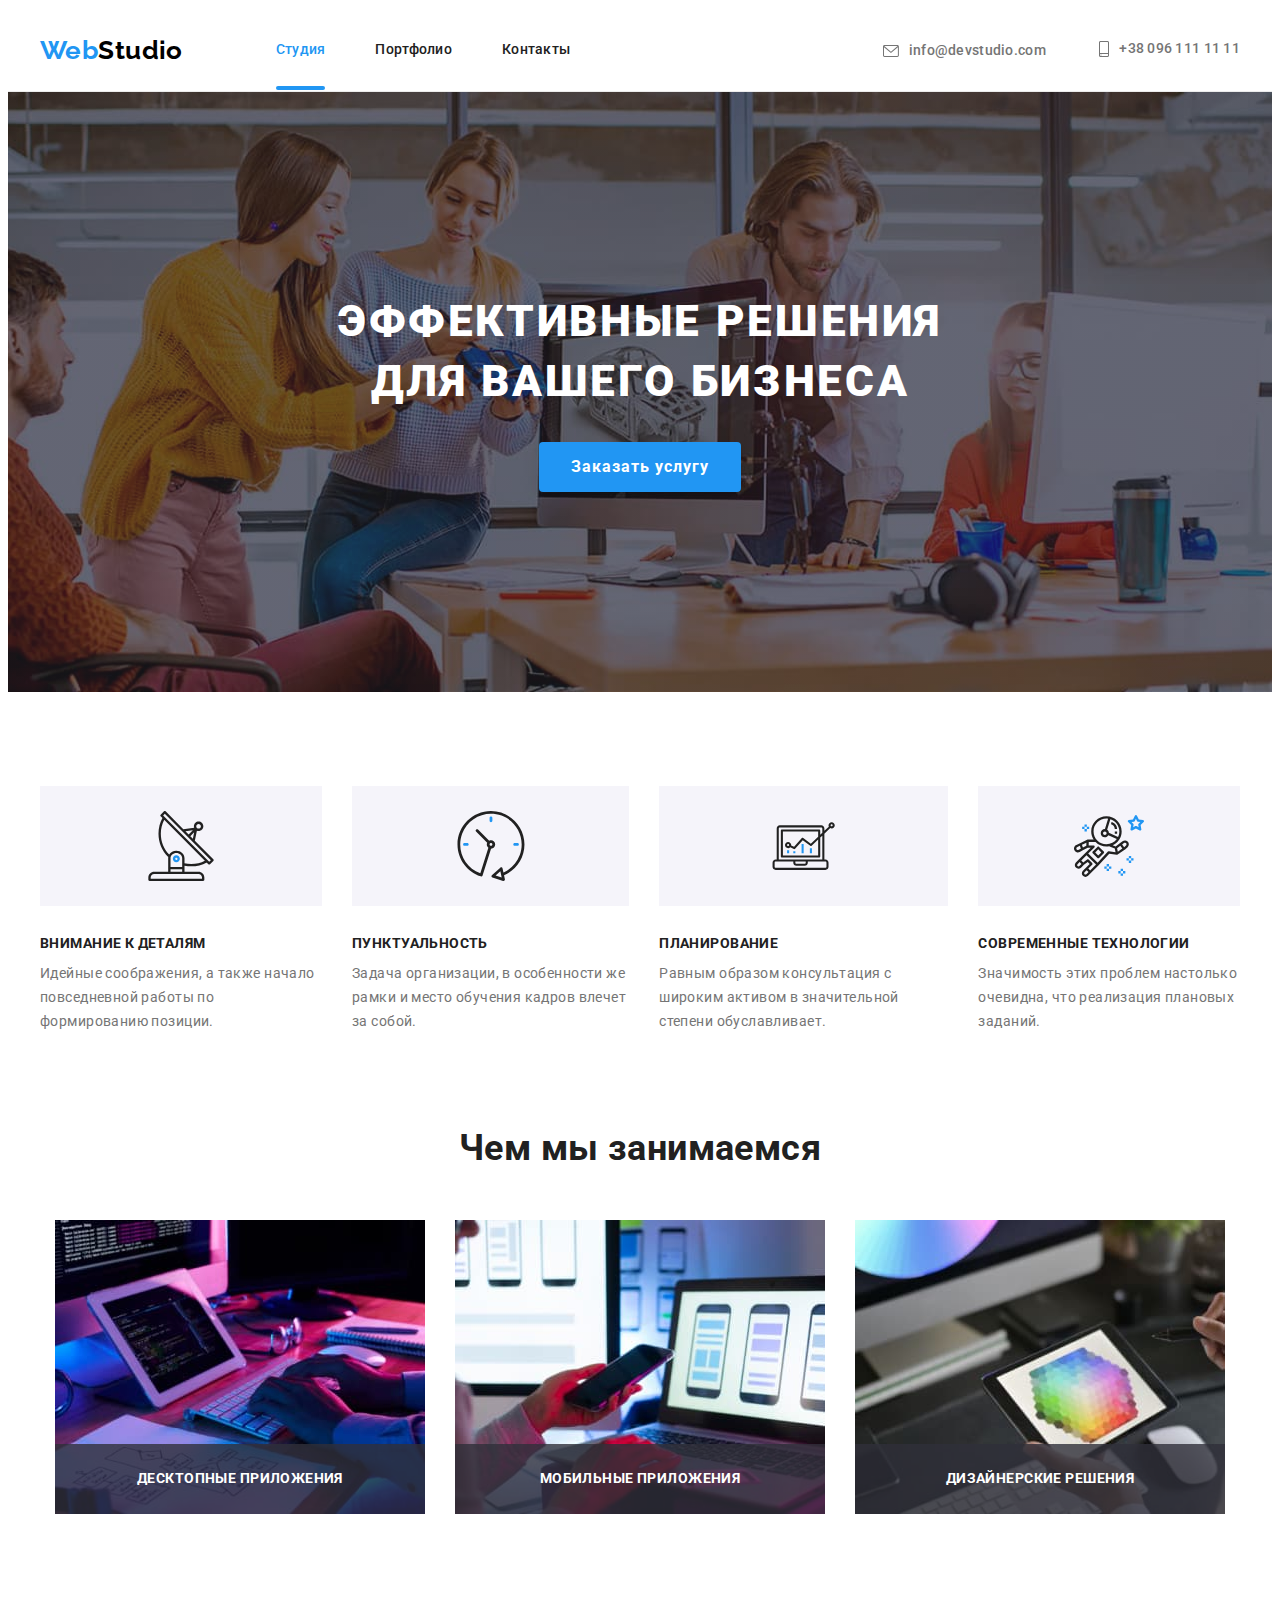
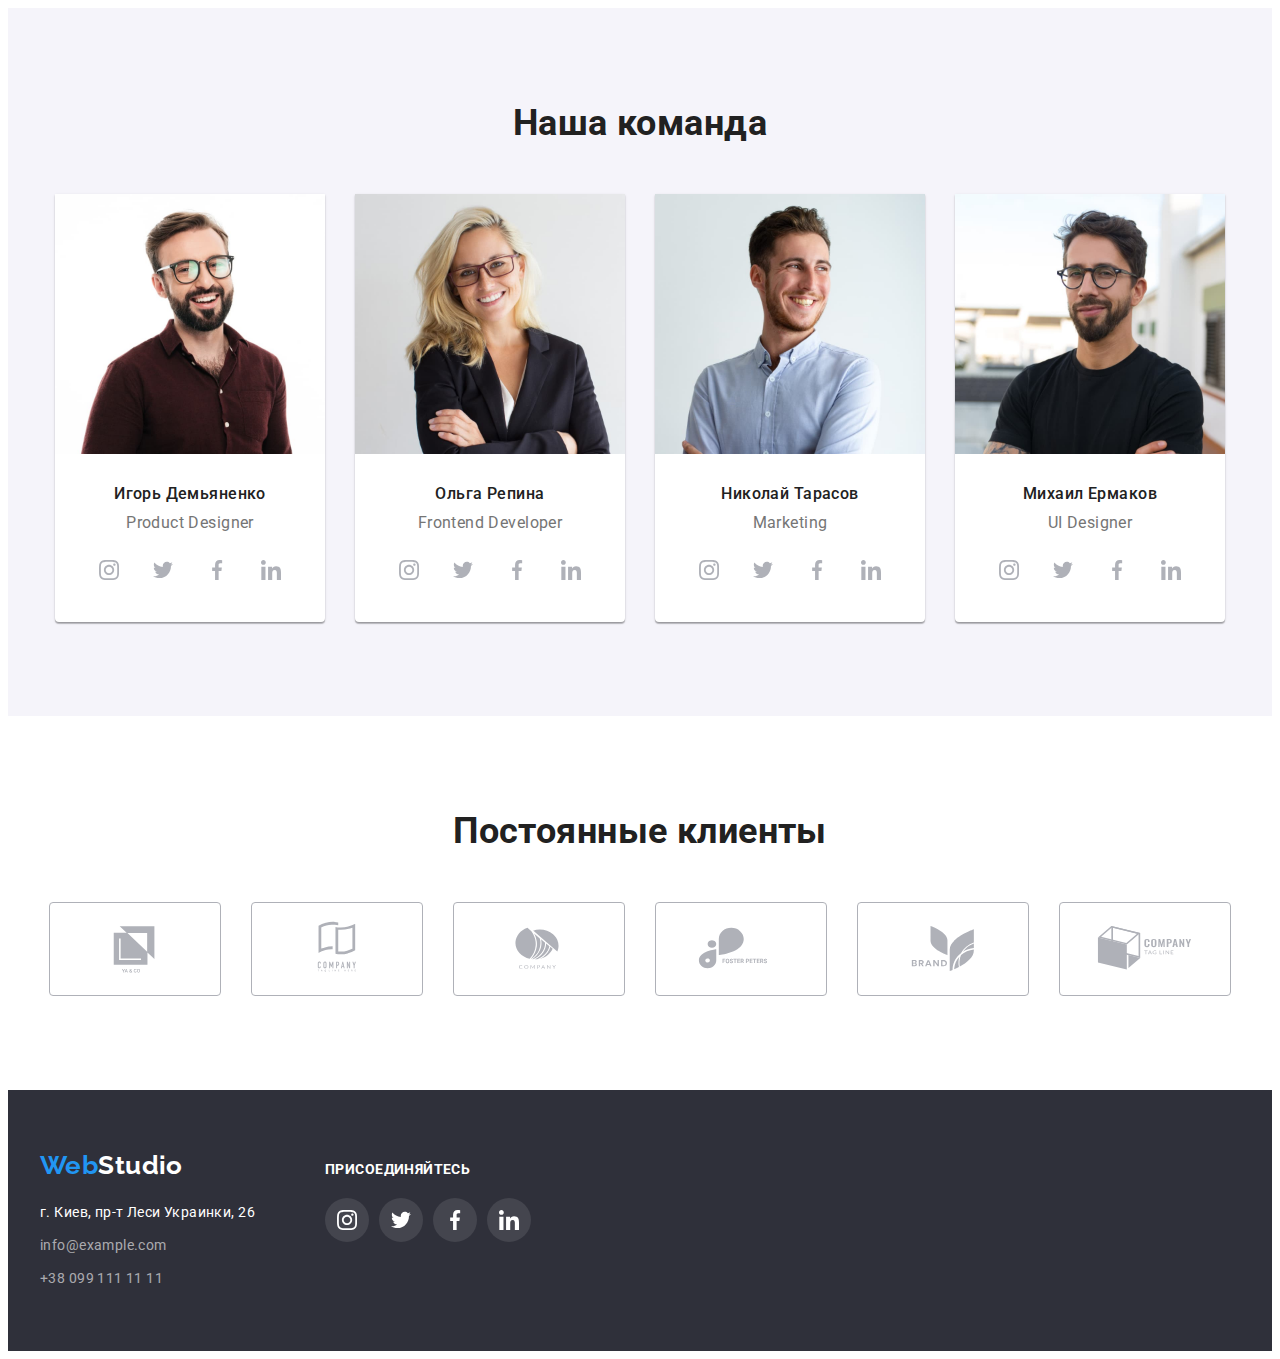
<file: index.html>
<!DOCTYPE html>
<html lang="ru">
  <head>
    <meta charset="UTF-8" />
    <meta http-equiv="X-UA-Compatible" content="IE=edge" />
    <meta name="viewport" content="width=device-width, initial-scale=1.0" />
    <title>WebStudio</title>
    <link rel="preconnect" href="https://fonts.googleapis.com" />
    <link rel="preconnect" href="https://fonts.gstatic.com" crossorigin />
    <link
      href="https://fonts.googleapis.com/css2?family=Raleway:wght@700&family=Roboto:wght@400;500;700;900&display=swap"
      rel="stylesheet"
    />
    <link
      rel="stylesheet"
      href="https://cdnjs.cloudflare.com/ajax/libs/modern-normalize/1.1.0/modern-normalize.min.css"
      integrity="sha512-wpPYUAdjBVSE4KJnH1VR1HeZfpl1ub8YT/NKx4PuQ5NmX2tKuGu6U/JRp5y+Y8XG2tV+wKQpNHVUX03MfMFn9Q=="
      crossorigin="anonymous"
      referrerpolicy="no-referrer"
    />
    <link rel="stylesheet" href="./css/styles.css" />
  </head>
  <body>
    <!-- HEADER -->
    <header class="header">
      <div class="container flex">
        <a href="" class="header-logo"><span class="accent-logo">Web</span>Studio</a>
        <nav class="header-nav">
          <ul class="list flex">
            <li class="header-item">
              <a href="./index.html" class="header-link nav-link current-link">Студия</a>
            </li>
            <li class="header-item">
              <a href="./portfolio.html" class="header-link nav-link">Портфолио</a>
            </li>
            <li class="header-item"><a href="" class="header-link nav-link">Контакты</a></li>
          </ul>
        </nav>
        <div class="contacts">
          <a href="mailto:info@devstudio.com" class="auth-link nav-link"
            ><svg class="icon-header" width="16" height="12">
              <use href="./images/icon.svg#icon-header-mail"></use>
            </svg>
            info@devstudio.com</a
          >
          <a href="tel:+380961111111" class="auth-link nav-link">
            <svg class="icon-header" width="10" height="16">
              <use href="./images/icon.svg#icon-header-smartphone"></use>
            </svg>
            +38 096 111 11 11</a
          >
        </div>
      </div>
    </header>

    <!-- MAIN -->

    <main>
      <!-- HERO -->
      <section class="hero">
        <div class="container">
          <h1 class="hero-title">Эффективные решения для вашего бизнеса</h1>
          <button type="button" class="hero-button btn" data-modal-open>Заказать услугу</button>
        </div>
      </section>

      <!-- FEATURES SECTION -->
      <section class="section features">
        <div class="container">
          <h2 class="visually-hidden">Наши преимущества</h2>
          <ul class="list flex">
            <li class="features-item">
              <div class="features-icon-thumb flex">
                <svg class="features-icon" width="70" height="70">
                  <use href="./images/icon.svg#icon-features-antenna"></use>
                </svg>
              </div>
              <div class="features-item-thumb">
                <h3 class="features-subtitle">Внимание к деталям</h3>
                <p class="features-text">
                  Идейные соображения, а также начало повседневной работы по формированию позиции.
                </p>
              </div>
            </li>
            <li class="features-item">
              <div class="features-icon-thumb flex">
                <svg class="features-icon" width="70" height="70">
                  <use href="./images/icon.svg#icon-features-clock"></use>
                </svg>
              </div>
              <div class="features-item-thumb">
                <h3 class="features-subtitle">Пунктуальность</h3>
                <p class="features-text">
                  Задача организации, в особенности же рамки и место обучения кадров влечет за
                  собой.
                </p>
              </div>
            </li>
            <li class="features-item">
              <div class="features-icon-thumb flex">
                <svg class="features-icon" width="70" height="70">
                  <use href="./images/icon.svg#icon-features-diagram"></use>
                </svg>
              </div>
              <div class="features-item-thumb">
                <h3 class="features-subtitle">Планирование</h3>
                <p class="features-text">
                  Равным образом консультация с широким активом в значительной степени
                  обуславливает.
                </p>
              </div>
            </li>
            <li class="features-item">
              <div class="features-icon-thumb flex">
                <svg class="features-icon" width="70" height="70">
                  <use href="./images/icon.svg#icon-features-astronaut"></use>
                </svg>
              </div>
              <div class="features-item-thumb">
                <h3 class="features-subtitle">Современные технологии</h3>
                <p class="features-text">
                  Значимость этих проблем настолько очевидна, что реализация плановых заданий.
                </p>
              </div>
            </li>
          </ul>
        </div>
      </section>

      <!-- ABOUT SECTION -->
      <section class="about section">
        <div class="container">
          <h2 class="section-title">Чем мы занимаемся</h2>
          <ul class="list flex">
            <li class="about-item">
              <div class="about-img-thumb">
                <img
                  class="about-img"
                  src="./images/about-pc.jpg"
                  alt="Работа с софтом для ПК"
                  width="370"
                />
                <h3 class="about-img-text">Десктопные приложения</h3>
              </div>
            </li>
            <li class="about-item">
              <div class="about-img-thumb">
                <img
                  class="about-img"
                  src="./images/about-phone.jpg"
                  alt="Работа с софтом для телефона"
                  width="370"
                />
                <h3 class="about-img-text">Мобильные приложения</h3>
              </div>
            </li>
            <li class="about-item">
              <div class="about-img-thumb">
                <img
                  class="about-img"
                  src="./images/about-tablet.jpg"
                  alt="Работа с софтом для планшета"
                  width="370"
                />
                <h3 class="about-img-text">Дизайнерские решения</h3>
              </div>
            </li>
          </ul>
        </div>
      </section>

      <!-- TEAM SECTION -->
      <section class="team section">
        <div class="container">
          <h2 class="section-title">Наша команда</h2>
          <ul class="list flex">
            <li class="team-item">
              <img class="team-img" src="./images/worker-1.jpg" alt="Дизайнер" width="270" />
              <div class="team-group-text">
                <h3 class="team-subtitle">Игорь Демьяненко</h3>
                <p lang="en" class="team-text">Product Designer</p>
                <ul class="list flex socials">
                  <li class="socials-item">
                    <a
                      href=""
                      rel="noreferrer noopener nofollow"
                      aria-label="instagram"
                      class="social-link flex"
                      ><svg class="social-icon" width="20" height="20">
                        <use href="./images/icon.svg#icon-socials-instagram"></use>
                      </svg>
                    </a>
                  </li>
                  <li class="socials-item">
                    <a
                      href=""
                      rel="noreferrer noopener nofollow"
                      aria-label="twitter"
                      class="social-link flex"
                      ><svg class="social-icon" width="20" height="20">
                        <use href="./images/icon.svg#icon-socials-twitter"></use>
                      </svg>
                    </a>
                  </li>
                  <li class="socials-item">
                    <a
                      href=""
                      rel="noreferrer noopener nofollow"
                      aria-label="facebook"
                      class="social-link flex"
                      ><svg class="social-icon" width="20" height="20">
                        <use href="./images/icon.svg#icon-socials-facebook"></use>
                      </svg>
                    </a>
                  </li>
                  <li class="socials-item">
                    <a
                      href=""
                      rel="noreferrer noopener nofollow"
                      aria-label="linkedin"
                      class="social-link flex"
                      ><svg class="social-icon" width="20" height="20">
                        <use href="./images/icon.svg#icon-socials-linkedin"></use>
                      </svg>
                    </a>
                  </li>
                </ul>
              </div>
            </li>
            <li class="team-item">
              <img class="team-img" src="./images/worker-2.jpg" alt="Разработчик" width="270" />
              <div class="team-group-text">
                <h3 class="team-subtitle">Ольга Репина</h3>
                <p lang="en" class="team-text">Frontend Developer</p>
                <ul class="list flex socials">
                  <li class="socials-item">
                    <a
                      href=""
                      rel="noreferrer noopener nofollow"
                      aria-label="instagram"
                      class="social-link flex"
                      ><svg class="social-icon" width="20" height="20">
                        <use href="./images/icon.svg#icon-socials-instagram"></use>
                      </svg>
                    </a>
                  </li>
                  <li class="socials-item">
                    <a
                      href=""
                      rel="noreferrer noopener nofollow"
                      aria-label="twitter"
                      class="social-link flex"
                      ><svg class="social-icon" width="20" height="20">
                        <use href="./images/icon.svg#icon-socials-twitter"></use>
                      </svg>
                    </a>
                  </li>
                  <li class="socials-item">
                    <a
                      href=""
                      rel="noreferrer noopener nofollow"
                      aria-label="facebook"
                      class="social-link flex"
                      ><svg class="social-icon" width="20" height="20">
                        <use href="./images/icon.svg#icon-socials-facebook"></use>
                      </svg>
                    </a>
                  </li>
                  <li class="socials-item">
                    <a
                      href=""
                      rel="noreferrer noopener nofollow"
                      aria-label="linkedin"
                      class="social-link flex"
                      ><svg class="social-icon" width="20" height="20">
                        <use href="./images/icon.svg#icon-socials-linkedin"></use>
                      </svg>
                    </a>
                  </li>
                </ul>
              </div>
            </li>
            <li class="team-item">
              <img class="team-img" src="./images/worker-3.jpg" alt="Маркетолог" width="270" />
              <div class="team-group-text">
                <h3 class="team-subtitle">Николай Тарасов</h3>
                <p lang="en" class="team-text">Marketing</p>
                <ul class="list flex socials">
                  <li class="socials-item">
                    <a
                      href=""
                      rel="noreferrer noopener nofollow"
                      aria-label="instagram"
                      class="social-link flex"
                      ><svg class="social-icon" width="20" height="20">
                        <use href="./images/icon.svg#icon-socials-instagram"></use>
                      </svg>
                    </a>
                  </li>
                  <li class="socials-item">
                    <a
                      href=""
                      rel="noreferrer noopener nofollow"
                      aria-label="twitter"
                      class="social-link flex"
                      ><svg class="social-icon" width="20" height="20">
                        <use href="./images/icon.svg#icon-socials-twitter"></use>
                      </svg>
                    </a>
                  </li>
                  <li class="socials-item">
                    <a
                      href=""
                      rel="noreferrer noopener nofollow"
                      aria-label="facebook"
                      class="social-link flex"
                      ><svg class="social-icon" width="20" height="20">
                        <use href="./images/icon.svg#icon-socials-facebook"></use>
                      </svg>
                    </a>
                  </li>
                  <li class="socials-item">
                    <a
                      href=""
                      rel="noreferrer noopener nofollow"
                      aria-label="linkedin"
                      class="social-link flex"
                      ><svg class="social-icon" width="20" height="20">
                        <use href="./images/icon.svg#icon-socials-linkedin"></use>
                      </svg>
                    </a>
                  </li>
                </ul>
              </div>
            </li>
            <li class="team-item">
              <img class="team-img" src="./images/worker-4.jpg" alt="Дизайнер" width="270" />
              <div class="team-group-text">
                <h3 class="team-subtitle">Михаил Ермаков</h3>
                <p lang="en" class="team-text">UI Designer</p>
                <ul class="list flex socials">
                  <li class="socials-item">
                    <a
                      href=""
                      rel="noreferrer noopener nofollow"
                      aria-label="instagram"
                      class="social-link flex"
                      ><svg class="social-icon" width="20" height="20">
                        <use href="./images/icon.svg#icon-socials-instagram"></use>
                      </svg>
                    </a>
                  </li>
                  <li class="socials-item">
                    <a
                      href=""
                      rel="noreferrer noopener nofollow"
                      aria-label="twitter"
                      class="social-link flex"
                      ><svg class="social-icon" width="20" height="20">
                        <use href="./images/icon.svg#icon-socials-twitter"></use>
                      </svg>
                    </a>
                  </li>
                  <li class="socials-item">
                    <a
                      href=""
                      rel="noreferrer noopener nofollow"
                      aria-label="facebook"
                      class="social-link flex"
                      ><svg class="social-icon" width="20" height="20">
                        <use href="./images/icon.svg#icon-socials-facebook"></use>
                      </svg>
                    </a>
                  </li>
                  <li class="socials-item">
                    <a
                      href=""
                      rel="noreferrer noopener nofollow"
                      aria-label="linkedin"
                      class="social-link flex"
                      ><svg class="social-icon" width="20" height="20">
                        <use href="./images/icon.svg#icon-socials-linkedin"></use>
                      </svg>
                    </a>
                  </li>
                </ul>
              </div>
            </li>
          </ul>
        </div>
      </section>
    </main>

    <!-- CLIENTS -->
    <section class="clients section">
      <div class="container">
        <h2 class="section-title">Постоянные клиенты</h2>
        <ul class="list flex">
          <li class="clients-item">
            <a class="clients-link flex" rel="noopener noreferrer nofollow" href="">
              <svg class="clients-icon" width="106" height="60">
                <use href="./images/icon.svg#icon-clients-first"></use>
              </svg>
            </a>
          </li>
          <li class="clients-item">
            <a class="clients-link flex" rel="noopener noreferrer nofollow" href="">
              <svg class="clients-icon" width="106" height="60">
                <use href="./images/icon.svg#icon-clients-second"></use>
              </svg>
            </a>
          </li>
          <li class="clients-item">
            <a class="clients-link flex" rel="noopener noreferrer nofollow" href="">
              <svg class="clients-icon" width="106" height="60">
                <use href="./images/icon.svg#icon-clients-third"></use>
              </svg>
            </a>
          </li>
          <li class="clients-item">
            <a class="clients-link flex" rel="noopener noreferrer nofollow" href="">
              <svg class="clients-icon" width="106" height="60">
                <use href="./images/icon.svg#icon-clients-fourth"></use>
              </svg>
            </a>
          </li>
          <li class="clients-item">
            <a class="clients-link flex" rel="noopener noreferrer nofollow" href="">
              <svg class="clients-icon" width="106" height="60">
                <use href="./images/icon.svg#icon-clients-fifth"></use>
              </svg>
            </a>
          </li>
          <li class="clients-item">
            <a class="clients-link flex" rel="noopener noreferrer nofollow" href="">
              <svg class="clients-icon" width="106" height="60">
                <use href="./images/icon.svg#icon-clients-sixth"></use>
              </svg>
            </a>
          </li>
        </ul>
      </div>
    </section>

    <!-- FOOTER -->
    <footer class="footer">
      <div class="container">
        <div class="footer-item">
          <a href="" class="header-logo"><span class="accent-logo">Web</span>Studio</a>
          <address class="adress">г. Киев, пр-т Леси Украинки, 26</address>
          <a href="mailto:info@example.com" class="footer-link">info@example.com</a>
          <a href="tel:+380991111111" class="footer-link">+38 099 111 11 11</a>
        </div>
        <div class="footer-item">
          <b class="footer-invitation">присоединяйтесь</b>
          <ul class="list flex">
            <li class="footer-socials-item">
              <a
                href=""
                class="footer-socials flex"
                aria-label="Instagram"
                rel="noopener noreferrer nofollow"
              >
                <svg width="20" height="20" class="footer-socials-icon">
                  <use href="./images/icon.svg#icon-socials-instagram"></use>
                </svg>
              </a>
            </li>
            <li class="footer-socials-item">
              <a
                href=""
                class="footer-socials flex"
                aria-label="Instagram"
                rel="noopener noreferrer nofollow"
              >
                <svg width="20" height="20" class="footer-socials-icon">
                  <use href="./images/icon.svg#icon-socials-twitter"></use>
                </svg>
              </a>
            </li>
            <li class="footer-socials-item">
              <a
                href=""
                class="footer-socials flex"
                aria-label="Instagram"
                rel="noopener noreferrer nofollow"
              >
                <svg width="20" height="20" class="footer-socials-icon">
                  <use href="./images/icon.svg#icon-socials-facebook"></use>
                </svg>
              </a>
            </li>
            <li class="footer-socials-item">
              <a
                href=""
                class="footer-socials flex"
                aria-label="Instagram"
                rel="noopener noreferrer nofollow"
              >
                <svg width="20" height="20" class="footer-socials-icon">
                  <use href="./images/icon.svg#icon-socials-linkedin"></use>
                </svg>
              </a>
            </li>
          </ul>
        </div>
      </div>
    </footer>

    <!-- MODAL WINDOW -->
    <div class="backdrop is-hidden" data-modal>
      <div class="modal">
        <button type="button" class="modal-btn flex" data-modal-close>
          <svg width="18" height="18" class="modal-btn-icon">
            <use href="./images/icon.svg#icon-close-btn"></use>
          </svg>
        </button>
      </div>
    </div>
    <script src="./js/modal.js"></script>
  </body>
</html>
</file>
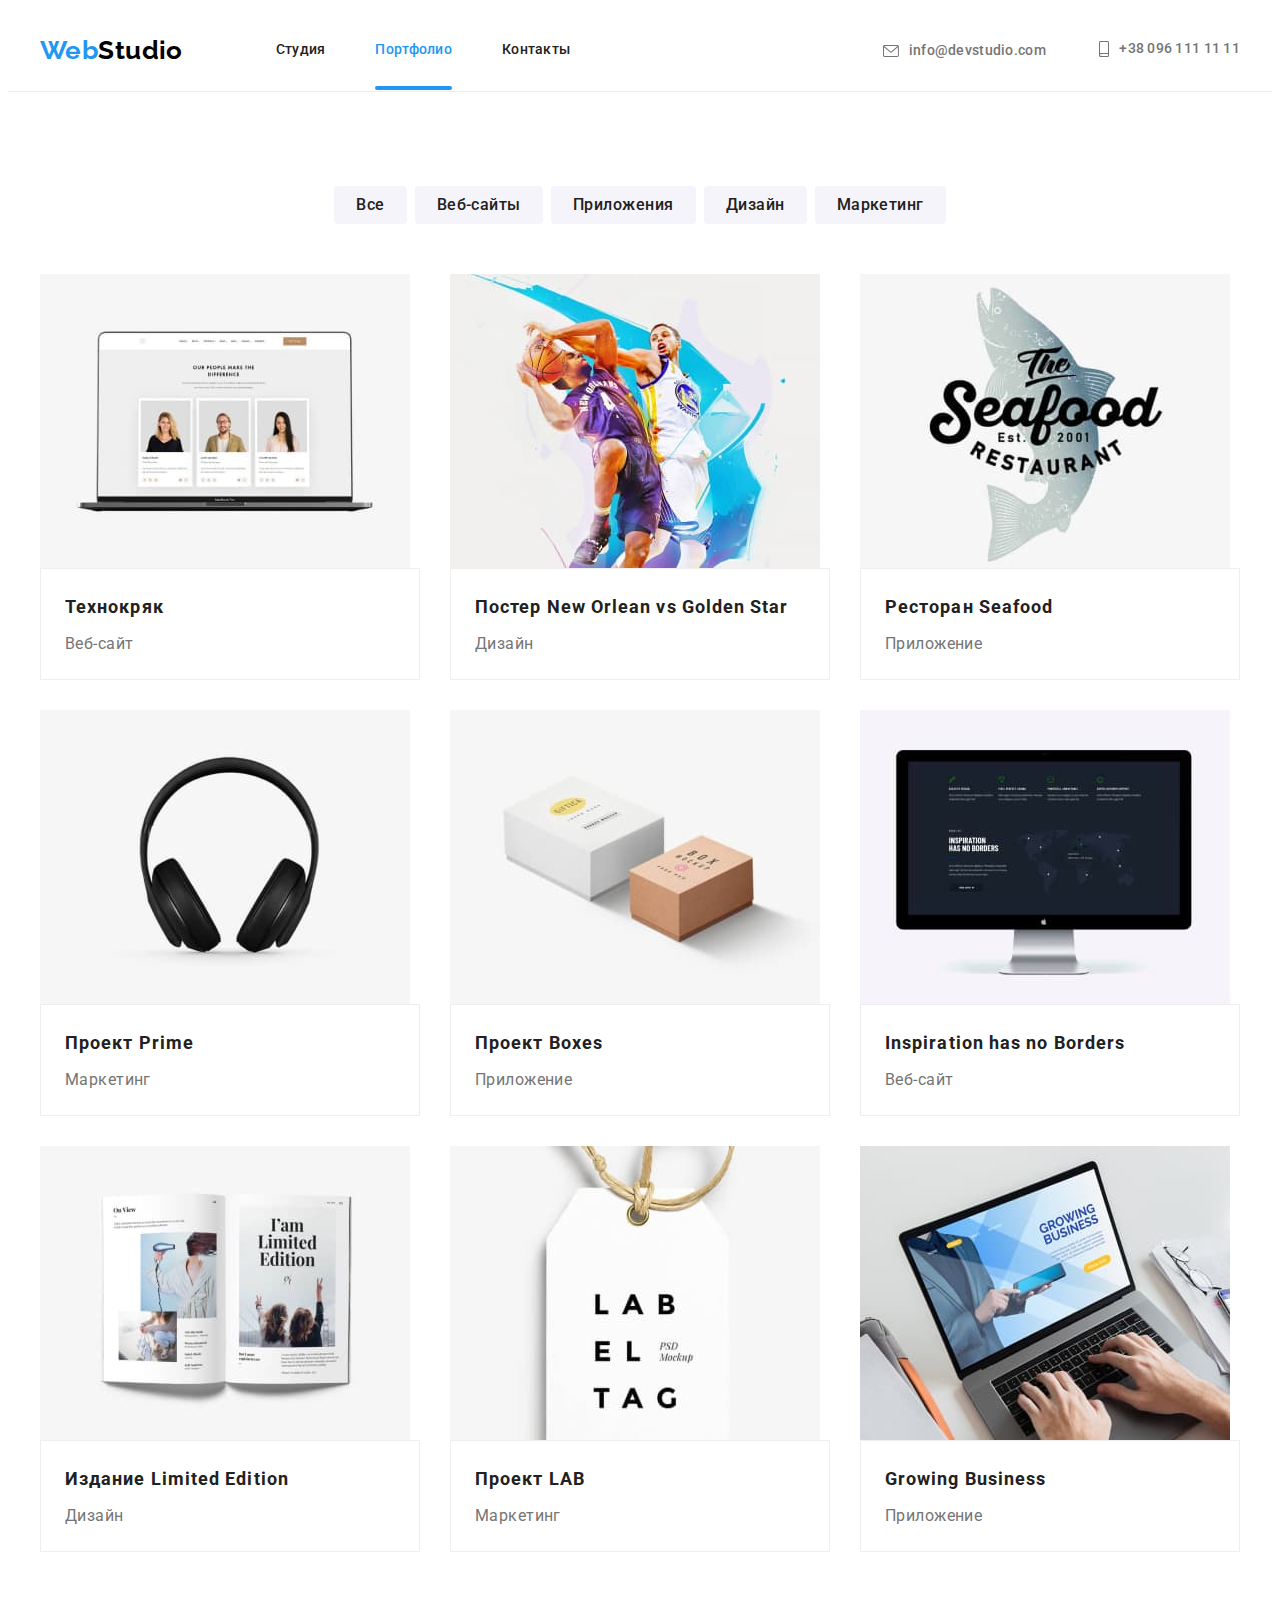
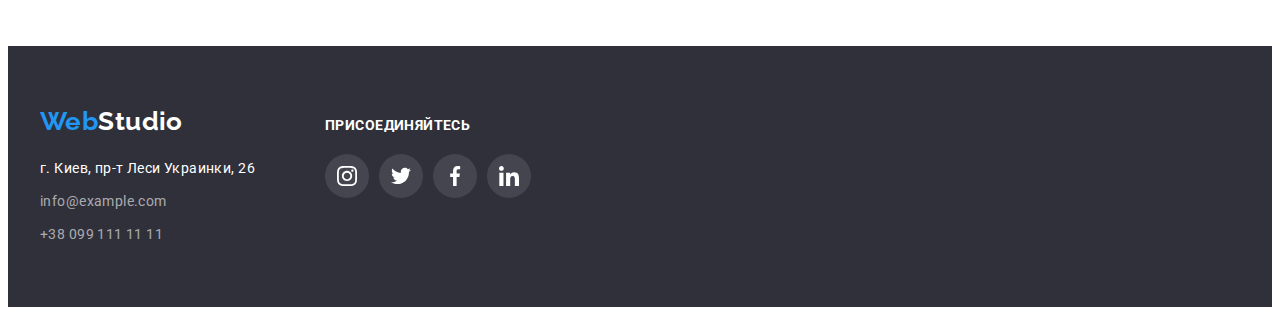
<file: portfolio.html>
<!DOCTYPE html>
<html lang="ru">
  <head>
    <meta charset="UTF-8" />
    <meta http-equiv="X-UA-Compatible" content="IE=edge" />
    <meta name="viewport" content="width=device-width, initial-scale=1.0" />
    <title>Portfolio</title>
    <link rel="preconnect" href="https://fonts.googleapis.com" />
    <link rel="preconnect" href="https://fonts.gstatic.com" crossorigin />
    <link
      href="https://fonts.googleapis.com/css2?family=Raleway:wght@700&family=Roboto:wght@400;500;700;900&display=swap"
      rel="stylesheet"
    />
    <link
      rel="stylesheet"
      href="https://cdnjs.cloudflare.com/ajax/libs/modern-normalize/1.1.0/modern-normalize.min.css"
      integrity="sha512-wpPYUAdjBVSE4KJnH1VR1HeZfpl1ub8YT/NKx4PuQ5NmX2tKuGu6U/JRp5y+Y8XG2tV+wKQpNHVUX03MfMFn9Q=="
      crossorigin="anonymous"
      referrerpolicy="no-referrer"
    />
    <link rel="stylesheet" href="./css/styles.css" />
  </head>
  <body>
    <!-- HEADER  -->
    <header class="header">
      <div class="container flex">
        <a href="" class="header-logo"><span class="accent-logo">Web</span>Studio</a>
        <nav class="header-nav">
          <ul class="list flex">
            <li class="header-item">
              <a href="./index.html" class="header-link nav-link">Студия</a>
            </li>
            <li class="header-item">
              <a href="./portfolio.html" class="header-link nav-link current-link">Портфолио</a>
            </li>
            <li class="header-item"><a href="" class="header-link nav-link">Контакты</a></li>
          </ul>
        </nav>
        <div class="contacts">
          <a href="mailto:info@devstudio.com" class="auth-link nav-link"
            ><svg class="icon-header" width="16" height="12">
              <use href="./images/icon.svg#icon-header-mail"></use>
            </svg>
            info@devstudio.com</a
          >
          <a href="tel:+380961111111" class="auth-link nav-link">
            <svg class="icon-header" width="10" height="16">
              <use href="./images/icon.svg#icon-header-smartphone"></use>
            </svg>
            +38 096 111 11 11</a
          >
        </div>
      </div>
    </header>

    <!-- MAIN  -->

    <main>
      <section class="works section">
        <div class="container">
          <h1 class="visually-hidden">Каталог</h1>

          <!-- BUTTONS FILTER -->
          <ul class="list flex works-list">
            <li class="works-item">
              <button type="button" class="works-button btn">Все</button>
            </li>
            <li class="works-item">
              <button type="button" class="works-button btn">Веб-сайты</button>
            </li>
            <li class="works-item">
              <button type="button" class="works-button btn">Приложения</button>
            </li>
            <li class="works-item">
              <button type="button" class="works-button btn">Дизайн</button>
            </li>
            <li class="works-item">
              <button type="button" class="works-button btn">Маркетинг</button>
            </li>
          </ul>

          <h2 class="visually-hidden">Примеры работ</h2>

          <!-- GRID OF CARDS -->
          <ul class="examples-list list flex">
            <li class="examples-item">
              <a href="" class="examples-link">
                <div class="examples-img-thumb">
                  <img
                    class="examples-img"
                    src="./images/portfolio-images/img-website.jpg"
                    alt="Веб-сайт с 3 карточками"
                    width="370"
                  />
                  <p class="examples-img-text">
                    Ресурс предлагает комплексные предложения с разным уровнем функционала и
                    сервисов. Все это позволит посетителю получить исчерпывающие сведения о компании
                    или частном лице.
                  </p>
                </div>
                <div class="examples-text">
                  <h3 class="works-subtitle">Технокряк</h3>
                  <p class="works-text">Веб-сайт</p>
                </div></a
              >
            </li>
            <li class="examples-item">
              <a href="" class="examples-link">
                <div class="examples-img-thumb">
                  <img
                    class="examples-img"
                    src="./images/portfolio-images/img-design.jpg"
                    alt="Два баскетболиста с мячем"
                    width="370"
                  />
                  <p class="examples-img-text">
                    Ресурс предлагает комплексные предложения с разным уровнем функционала и
                    сервисов. Все это позволит посетителю получить исчерпывающие сведения о компании
                    или частном лице.
                  </p>
                </div>
                <div class="examples-text">
                  <h3 class="works-subtitle">
                    Постер <span lang="en">New Orlean vs Golden Star</span>
                  </h3>
                  <p class="works-text">Дизайн</p>
                </div></a
              >
            </li>
            <li class="examples-item">
              <a href="" class="examples-link">
                <div class="examples-img-thumb">
                  <img
                    class="examples-img"
                    src="./images/portfolio-images/img-seafood-rest.jpg"
                    alt="Логотип ресторана морепродуктов"
                    width="370"
                  />
                  <p class="examples-img-text">
                    Ресурс предлагает комплексные предложения с разным уровнем функционала и
                    сервисов. Все это позволит посетителю получить исчерпывающие сведения о компании
                    или частном лице.
                  </p>
                </div>
                <div class="examples-text">
                  <h3 class="works-subtitle">Ресторан <span lang="en">Seafood</span></h3>
                  <p class="works-text">Приложение</p>
                </div></a
              >
            </li>
            <li class="examples-item">
              <a href="" class="examples-link">
                <div class="examples-img-thumb">
                  <img
                    class="examples-img"
                    src="./images/portfolio-images/img-headphone.jpg"
                    alt="Наушники"
                    width="370"
                  />
                  <p class="examples-img-text">
                    Ресурс предлагает комплексные предложения с разным уровнем функционала и
                    сервисов. Все это позволит посетителю получить исчерпывающие сведения о компании
                    или частном лице.
                  </p>
                </div>
                <div class="examples-text">
                  <h3 class="works-subtitle">Проект <span lang="en">Prime</span></h3>
                  <p class="works-text">Маркетинг</p>
                </div></a
              >
            </li>
            <li class="examples-item">
              <a href="" class="examples-link">
                <div class="examples-img-thumb">
                  <img
                    class="examples-img"
                    src="./images/portfolio-images/img-boxes.jpg"
                    alt="Две коробки"
                    width="370"
                  />
                  <p class="examples-img-text">
                    Ресурс предлагает комплексные предложения с разным уровнем функционала и
                    сервисов. Все это позволит посетителю получить исчерпывающие сведения о компании
                    или частном лице.
                  </p>
                </div>
                <div class="examples-text">
                  <h3 class="works-subtitle">Проект <span lang="en">Boxes</span></h3>
                  <p class="works-text">Приложение</p>
                </div></a
              >
            </li>
            <li class="examples-item">
              <a href="" class="examples-link">
                <div class="examples-img-thumb">
                  <img
                    class="examples-img"
                    src="./images/portfolio-images/img-site-map.jpg"
                    alt="Страница сайта с картой мира"
                    width="370"
                  />
                  <p class="examples-img-text">
                    Ресурс предлагает комплексные предложения с разным уровнем функционала и
                    сервисов. Все это позволит посетителю получить исчерпывающие сведения о компании
                    или частном лице.
                  </p>
                </div>
                <div class="examples-text">
                  <h3 lang="en" class="works-subtitle">Inspiration has no Borders</h3>
                  <p class="works-text">Веб-сайт</p>
                </div></a
              >
            </li>
            <li class="examples-item">
              <a href="" class="examples-link">
                <div class="examples-img-thumb">
                  <img
                    class="examples-img"
                    src="./images/portfolio-images/img-book.jpg"
                    alt="Книга"
                    width="370"
                  />
                  <p class="examples-img-text">
                    Ресурс предлагает комплексные предложения с разным уровнем функционала и
                    сервисов. Все это позволит посетителю получить исчерпывающие сведения о компании
                    или частном лице.
                  </p>
                </div>
                <div class="examples-text">
                  <h3 class="works-subtitle">Издание <span lang="en">Limited Edition</span></h3>
                  <p class="works-text">Дизайн</p>
                </div></a
              >
            </li>
            <li class="examples-item">
              <a href="" class="examples-link">
                <div class="examples-img-thumb">
                  <img
                    class="examples-img"
                    src="./images/portfolio-images/img-label.jpg"
                    alt="Бирка"
                    width="370"
                  />
                  <p class="examples-img-text">
                    Ресурс предлагает комплексные предложения с разным уровнем функционала и
                    сервисов. Все это позволит посетителю получить исчерпывающие сведения о компании
                    или частном лице.
                  </p>
                </div>
                <div class="examples-text">
                  <h3 class="works-subtitle">Проект <span lang="en">LAB</span></h3>
                  <p class="works-text">Маркетинг</p>
                </div></a
              >
            </li>
            <li class="examples-item">
              <a href="" class="examples-link">
                <div class="examples-img-thumb">
                  <img
                    class="examples-img"
                    src="./images/portfolio-images/img-notebook.jpg"
                    alt="Ноутбук"
                    width="370"
                  />
                  <p class="examples-img-text">
                    Ресурс предлагает комплексные предложения с разным уровнем функционала и
                    сервисов. Все это позволит посетителю получить исчерпывающие сведения о компании
                    или частном лице.
                  </p>
                </div>
                <div class="examples-text">
                  <h3 lang="en" class="works-subtitle">Growing Business</h3>
                  <p class="works-text">Приложение</p>
                </div>
              </a>
            </li>
          </ul>
        </div>
      </section>
    </main>

    <!-- FOOTER  -->
    <footer class="footer">
      <div class="container">
        <div class="footer-item">
          <a href="" class="header-logo"><span class="accent-logo">Web</span>Studio</a>
          <address class="adress">г. Киев, пр-т Леси Украинки, 26</address>
          <a href="mailto:info@example.com" class="footer-link">info@example.com</a>
          <a href="tel:+380991111111" class="footer-link">+38 099 111 11 11</a>
        </div>
        <div class="footer-item">
          <b class="footer-invitation">присоединяйтесь</b>
          <ul class="list flex">
            <li class="footer-socials-item">
              <a
                href=""
                class="footer-socials flex"
                aria-label="Instagram"
                rel="noopener noreferrer nofollow"
              >
                <svg width="20" height="20" class="footer-socials-icon">
                  <use href="./images/icon.svg#icon-socials-instagram"></use>
                </svg>
              </a>
            </li>
            <li class="footer-socials-item">
              <a
                href=""
                class="footer-socials flex"
                aria-label="Instagram"
                rel="noopener noreferrer nofollow"
              >
                <svg width="20" height="20" class="footer-socials-icon">
                  <use href="./images/icon.svg#icon-socials-twitter"></use>
                </svg>
              </a>
            </li>
            <li class="footer-socials-item">
              <a
                href=""
                class="footer-socials flex"
                aria-label="Instagram"
                rel="noopener noreferrer nofollow"
              >
                <svg width="20" height="20" class="footer-socials-icon">
                  <use href="./images/icon.svg#icon-socials-facebook"></use>
                </svg>
              </a>
            </li>
            <li class="footer-socials-item">
              <a
                href=""
                class="footer-socials flex"
                aria-label="Instagram"
                rel="noopener noreferrer nofollow"
              >
                <svg width="20" height="20" class="footer-socials-icon">
                  <use href="./images/icon.svg#icon-socials-linkedin"></use>
                </svg>
              </a>
            </li>
          </ul>
        </div>
      </div>
    </footer>
  </body>
</html>
</file>
<file: css/styles.css>
:root {
  --primary-bgc: #ffffff;
  --secondary-bgc: #f5f4fa;
  --accent-bgc: #2f303a;

  --text-color: #757575;
  --primary-title-color: #212121;
  --secondary-title-color: #ffffff;
  --footer-links-color: rgba(255, 255, 255, 0.6);
  --accent-color: #2196f3;
  --hover-color: #2196f3;

  --primary-btn-bgc-color: #f5f4fa;
  --secondary-btn-bgc-color: #2196f3;
  --primary-btn-text-color: #212121;
  --secondary-btn-text-color: #ffffff;
  --hero-btn-hover-bgc: #188ce8;

  --transform-transition: transform 250ms cubic-bezier(0.4, 0, 0.2, 1);
  --color-transition: color 250ms cubic-bezier(0.4, 0, 0.2, 1);
  --bgc-transition: background-color 250ms cubic-bezier(0.4, 0, 0.2, 1);
}

/*---------------------- BASIC STYLES ------------------------- */
h1,
h2,
h3,
h4,
h5,
h6,
p {
  margin: 0 auto;
}
ul,
ol {
  padding-left: 0;
  margin: 0;
}

body {
  color: var(--text-color);
  background-color: var(--primary-bgc);

  font-family: 'Roboto', sans-serif;
  font-weight: 400;
  font-size: 14px;
  letter-spacing: 0.03em;
}

.visually-hidden {
  position: absolute;
  width: 1px;
  height: 1px;
  margin: -1px;
  border: 0;
  padding: 0;

  white-space: nowrap;
  clip-path: inset(100%);
  clip: rect(0 0 0 0);
  overflow: hidden;
}
.list {
  list-style: none;
}
.nav-link {
  font-weight: 500;
  font-size: 14px;
  line-height: 1.14;
  letter-spacing: 0.02em;
  text-decoration: none;
  display: block;

  padding-top: 32px;
  padding-bottom: 32px;
}
.btn {
  font-family: inherit;
  font-size: 16px;
  cursor: pointer;
  border: 0;
  border-radius: 4px;
}
.container {
  width: 1200px;
  padding-left: 15px;
  padding-right: 15px;
  margin-left: auto;
  margin-right: auto;

  /* outline: 2px solid blue; */
}
.flex {
  display: flex;
  align-items: center;
  justify-content: center;
}
.section {
  padding-top: 94px;
  padding-bottom: 94px;
}

/*---------------------- HEADER STYLES START------------------------- */
.header {
  border-top: 1px solid transparent;
  border-bottom: 1px solid #ececec;
}
.accent-logo {
  color: var(--accent-color);
}
.header-logo {
  color: #000;

  font-family: 'Raleway';
  font-weight: 700;
  font-size: 26px;
  line-height: 1.19;
  text-decoration: none;
}
.header-link {
  color: var(--primary-title-color);

  transition: var(--color-transition);
}
.current-link {
  position: relative;
  color: var(--accent-color);
}
.current-link::after {
  position: absolute;
  bottom: 0%;
  left: 0%;

  content: '';
  width: 100%;
  height: 4px;

  background-color: var(--accent-color);
  border-radius: 2px;
}
.header-link:hover,
.header-link:focus {
  color: var(--hover-color);
}
.auth-link {
  color: var(--text-color);
  display: inline-flex;
  align-items: center;

  transition: var(--color-transition);
}
.auth-link:hover,
.auth-link:focus,
.footer-link:hover,
.footer-link:focus {
  color: var(--hover-color);
}
.header-nav {
  margin-left: 93px;
}
.header-item:not(:first-child) {
  margin-left: 50px;
}
.contacts {
  margin-left: auto;
}
.auth-link:last-child {
  margin-left: 50px;
}
.icon-header {
  fill: currentColor;
  margin-right: 10px;
}

/*---------------------- HEADER STYLES END------------------------- */

/*---------------------- INDEX STYLES START------------------------- */
/*---------------------------- HERO ------------------------------- */
.hero {
  background-color: var(--accent-bgc);
  text-align: center;

  margin: 0 auto;
  padding-top: 200px;
  padding-bottom: 200px;

  background-image: linear-gradient(rgba(47, 48, 58, 0.4), rgba(47, 48, 58, 0.4)),
    url('../images/img-hero-bg.jpg');
  max-width: 1600px;
  background-position: center;
}
.hero-title {
  color: var(--secondary-title-color);

  font-weight: 900;
  font-size: 44px;
  line-height: 1.36;
  letter-spacing: 0.06em;
  text-transform: uppercase;

  max-width: 696px;
  margin-bottom: 30px;
}
.hero-button {
  color: var(--secondary-btn-text-color);
  background-color: var(--secondary-btn-bgc-color);

  font-weight: 700;
  line-height: 1.88;
  letter-spacing: 0.06em;
  box-shadow: 0px 4px 4px rgba(0, 0, 0, 0.15);

  padding: 10px 32px;

  transition: var(--bgc-transition);
}
.hero-button:hover,
.hero-button:focus {
  background-color: var(--hero-btn-hover-bgc);
}
/*---------------------- FEATURES  SECTION------------------------- */
.features-subtitle {
  color: var(--primary-title-color);

  font-size: 14px;
  line-height: 1.14;
  text-transform: uppercase;

  margin-bottom: 10px;
}
.features-text {
  color: var(--text-color);
  font-size: 14px;
  line-height: 1.71;
}
.features-item {
  flex-basis: calc((100%-30px * 3) / 4);
}
.features-item:not(:first-child) {
  margin-left: 30px;
}
.features-icon-thumb {
  width: 100%;
  height: 120px;

  background-color: var(--secondary-bgc);
  margin-bottom: 30px;
}

/*---------------------- ABOUT SECTION------------------------- */
.about {
  padding-top: 0;
}
.about-img {
  display: block;
}
.section-title {
  color: var(--primary-title-color);

  font-size: 36px;
  line-height: 1.17;
  text-align: center;

  margin-bottom: 50px;
}
.about-item:not(:first-child) {
  margin-left: 30px;
}
.about-img-thumb {
  position: relative;
}
.about-img-text {
  position: absolute;
  left: 0;
  bottom: 0;

  color: var(--secondary-title-color);
  font-size: 14px;
  line-height: 1.14;
  text-align: center;
  letter-spacing: 0.03em;
  text-transform: uppercase;
  padding-top: 27px;
  padding-bottom: 27px;
  width: 100%;
  background-color: rgba(47, 48, 58, 0.8);
}

/*---------------------- TEAM SECTION------------------------- */
.team {
  background-color: var(--secondary-bgc);

  text-align: center;
}
.team-subtitle {
  color: var(--primary-title-color);

  font-weight: 500;
  font-size: 16px;
  line-height: 1.19;

  margin-bottom: 10px;
}
.team-text {
  font-size: 16px;
  line-height: 1.19;

  margin-bottom: 16px;
}
.team-group-text {
  padding-top: 30px;
  padding-bottom: 30px;
  text-align: center;
}
.team-item:not(:first-child) {
  margin-left: 30px;
}
.team-item {
  background-color: var(--primary-bgc);
  box-shadow: 0px 1px 3px rgba(0, 0, 0, 0.12), 0px 1px 1px rgba(0, 0, 0, 0.14),
    0px 2px 1px rgba(0, 0, 0, 0.2);
  border-radius: 0px 0px 4px 4px;
}
.team-img {
  display: block;
}
.socials-item + .socials-item {
  margin-left: 10px;
}
.social-link {
  width: 44px;
  height: 44px;
  border-radius: 50%;

  transition: var(--bgc-transition);
}
.social-icon {
  fill: #afb1b8;

  transition: fill 250ms cubic-bezier(0.4, 0, 0.2, 1);
}
.social-link:hover,
.social-link:focus {
  background-color: var(--hover-color);
}
.social-link:hover .social-icon,
.social-link:focus .social-icon {
  fill: #ffffff;
}

/*---------------------- CLIENTS SECTION------------------------- */

.clients-item + .clients-item {
  margin-left: 30px;
}
.clients-link {
  width: 170px;
  height: 92px;
  border: 1px solid #afb1b8;
  border-radius: 4px;

  transition: border 250ms cubic-bezier(0.4, 0, 0.2, 1);
}
.clients-icon {
  fill: #afb1b8;

  transition: fill 250ms cubic-bezier(0.4, 0, 0.2, 1);
}

.clients-link:hover .clients-icon,
.clients-link:focus .clients-icon {
  fill: var(--hover-color);
}
.clients-link:hover,
.clients-link:focus {
  border: 1px solid #2196f3;
}

/*---------------------- INDEX STYLES END------------------------- */

/*---------------------- PORTFOLIO STYLES START------------------------- */
/*---------------------- FILTER------------------------- */
.works-button {
  color: var(--primary-btn-text-color);
  background-color: var(--primary-btn-bgc-color);

  font-weight: 500;
  line-height: 1.63;
  letter-spacing: 0.03em;

  padding: 6px 22px;

  transition: var(--color-transition), var(--bgc-transition),
    box-shadow 250ms cubic-bezier(0.4, 0, 0.2, 1);
}
.works-button:hover,
.works-button:focus {
  color: var(--secondary-btn-text-color);
  background-color: var(--secondary-btn-bgc-color);
  box-shadow: 0px 3px 1px rgba(0, 0, 0, 0.1), 0px 1px 2px rgba(0, 0, 0, 0.08),
    0px 2px 2px rgba(0, 0, 0, 0.12);
}
.works-list {
  margin-bottom: 50px;
}
.works-item + .works-item {
  margin-left: 8px;
}

/*---------------------- EXAMPLES------------------------- */
.examples-link {
  text-decoration: none;
  display: block;

  transition: box-shadow 250ms cubic-bezier(0.4, 0, 0.2, 1);
}
.examples-link:hover,
.examples-link:focus {
  box-shadow: 0px 1px 1px rgba(0, 0, 0, 0.12), 0px 4px 4px rgba(0, 0, 0, 0.06),
    1px 4px 6px rgba(0, 0, 0, 0.16);
}
.works-subtitle {
  color: var(--primary-title-color);

  font-size: 18px;
  line-height: 2;
  letter-spacing: 0.06em;

  margin-bottom: 4px;
}
.works-text {
  color: var(--text-color);

  font-size: 16px;
  line-height: 1.88;
}
.examples-text {
  padding: 20px 24px;
  border: 1px solid #eeeeee;
}
.examples-list {
  flex-wrap: wrap;
  margin: -15px;
}
.examples-item {
  flex-basis: calc((100% - 90px) / 3);
  margin: 15px;
}
.examples-img {
  display: block;
}
/* Альтернативний варіант сітки */
/* .examples-item:not(:nth-child(3n + 1)) {
  margin-left: 30px;
}
.examples-item:not(:nth-last-child(-n + 3)) {
  margin-bottom: 30px;
} */
.examples-img-thumb {
  position: relative;
  overflow: hidden;
}
.examples-img-text {
  position: absolute;
  top: 0;
  left: 0;
  width: 100%;
  height: 100%;

  color: var(--secondary-title-color);
  font-size: 18px;
  line-height: 1.56;
  letter-spacing: 0.03em;

  background-color: rgba(33, 150, 243, 0.9);
  padding: 63px 24px;

  transform: translateY(100%);
  transition: var(--transform-transition);
}
.examples-link:hover .examples-img-text,
.examples-link:focus .examples-img-text {
  transform: translateY(0);
}
/*---------------------- PORTFOLIO STYLES END------------------------- */

/*---------------------- FOOTER STYLES ---------------------------- */

.footer {
  background-color: var(--accent-bgc);

  padding-top: 60px;
  padding-bottom: 60px;
}
.footer .header-logo {
  color: #ffffff;

  display: block;
  margin-bottom: 20px;
}
.adress {
  color: #ffffff;

  line-height: 1.71;
  font-style: normal;

  margin-bottom: 9px;
}
.footer-link {
  color: var(--footer-links-color);

  line-height: 1.71;
  text-decoration: none;

  display: block;
  transition: var(--color-transition);
}
.footer-link:nth-of-type(2) {
  margin-bottom: 9px;
}
.footer .container {
  display: flex;
}
.footer-item + .footer-item {
  margin-left: 70px;
}
.footer-item:nth-of-type(2) {
  padding-top: 12px;
  padding-bottom: 40px;
}
.footer-invitation {
  color: var(--secondary-title-color);

  font-weight: 700;
  font-size: 14px;
  line-height: 1.14;
  text-transform: uppercase;

  display: block;
  margin-bottom: 20px;
}
.footer-socials-item + .footer-socials-item {
  margin-left: 10px;
}

.footer-socials {
  width: 44px;
  height: 44px;
  border-radius: 50%;
  background-color: rgba(255, 255, 255, 0.1);

  transition: var(--bgc-transition);
}
.footer-socials:hover,
.footer-socials:focus {
  background-color: var(--hover-color);
}

.footer-socials-icon {
  fill: #ffffff;
}
/*---------------------- FOOTER STYLES END ---------------------------- */

/*---------------------- MODAL WINDOW ---------------------------- */
.backdrop {
  position: fixed;
  top: 0;
  left: 0;
  width: 100%;
  height: 100%;

  opacity: 1;
  visibility: visible;
  background-color: rgba(0, 0, 0, 0.2);
  transition: opacity 250ms cubic-bezier(0.4, 0, 0.2, 1),
    visibility 250ms cubic-bezier(0.4, 0, 0.2, 1);
}
.modal {
  position: absolute;
  top: 50%;
  left: 50%;
  min-width: 528px;
  min-height: 581px;

  background-color: #ffffff;
  box-shadow: 0px 1px 3px rgba(0, 0, 0, 0.12), 0px 1px 1px rgba(0, 0, 0, 0.14),
    0px 2px 1px rgba(0, 0, 0, 0.2);
  border-radius: 4px;

  opacity: 1;
  transform: translate(-50%, -50%) scale(1);
  transition: var(--transform-transition), opacity 250ms cubic-bezier(0.4, 0, 0.2, 1);
}

.backdrop.is-hidden {
  pointer-events: none;
  opacity: 0;
  visibility: hidden;
}
.backdrop.is-hidden .modal {
  transform: translate(-50%, -50%) scale(1.1);
  opacity: 0.5;
}
.modal-btn {
  position: absolute;
  top: 8px;
  right: 8px;
  width: 30px;
  height: 30px;

  background-color: #ffffff62;
  padding: 6px;
  cursor: pointer;
  border-radius: 50%;
  border: 1px solid rgba(0, 0, 0, 0.1);

  transition: var(--bgc-transition);
}
.modal-btn:hover,
.modal-btn:focus {
  background-color: rgba(0, 0, 0, 0.1);
}
.modal-btn-icon {
  transform: scale(1);
  transition: var(--transform-transition);
}
.modal-btn:hover .modal-btn-icon,
.modal-btn:focus .modal-btn-icon {
  transform: scale(1.2);
}
</file>
